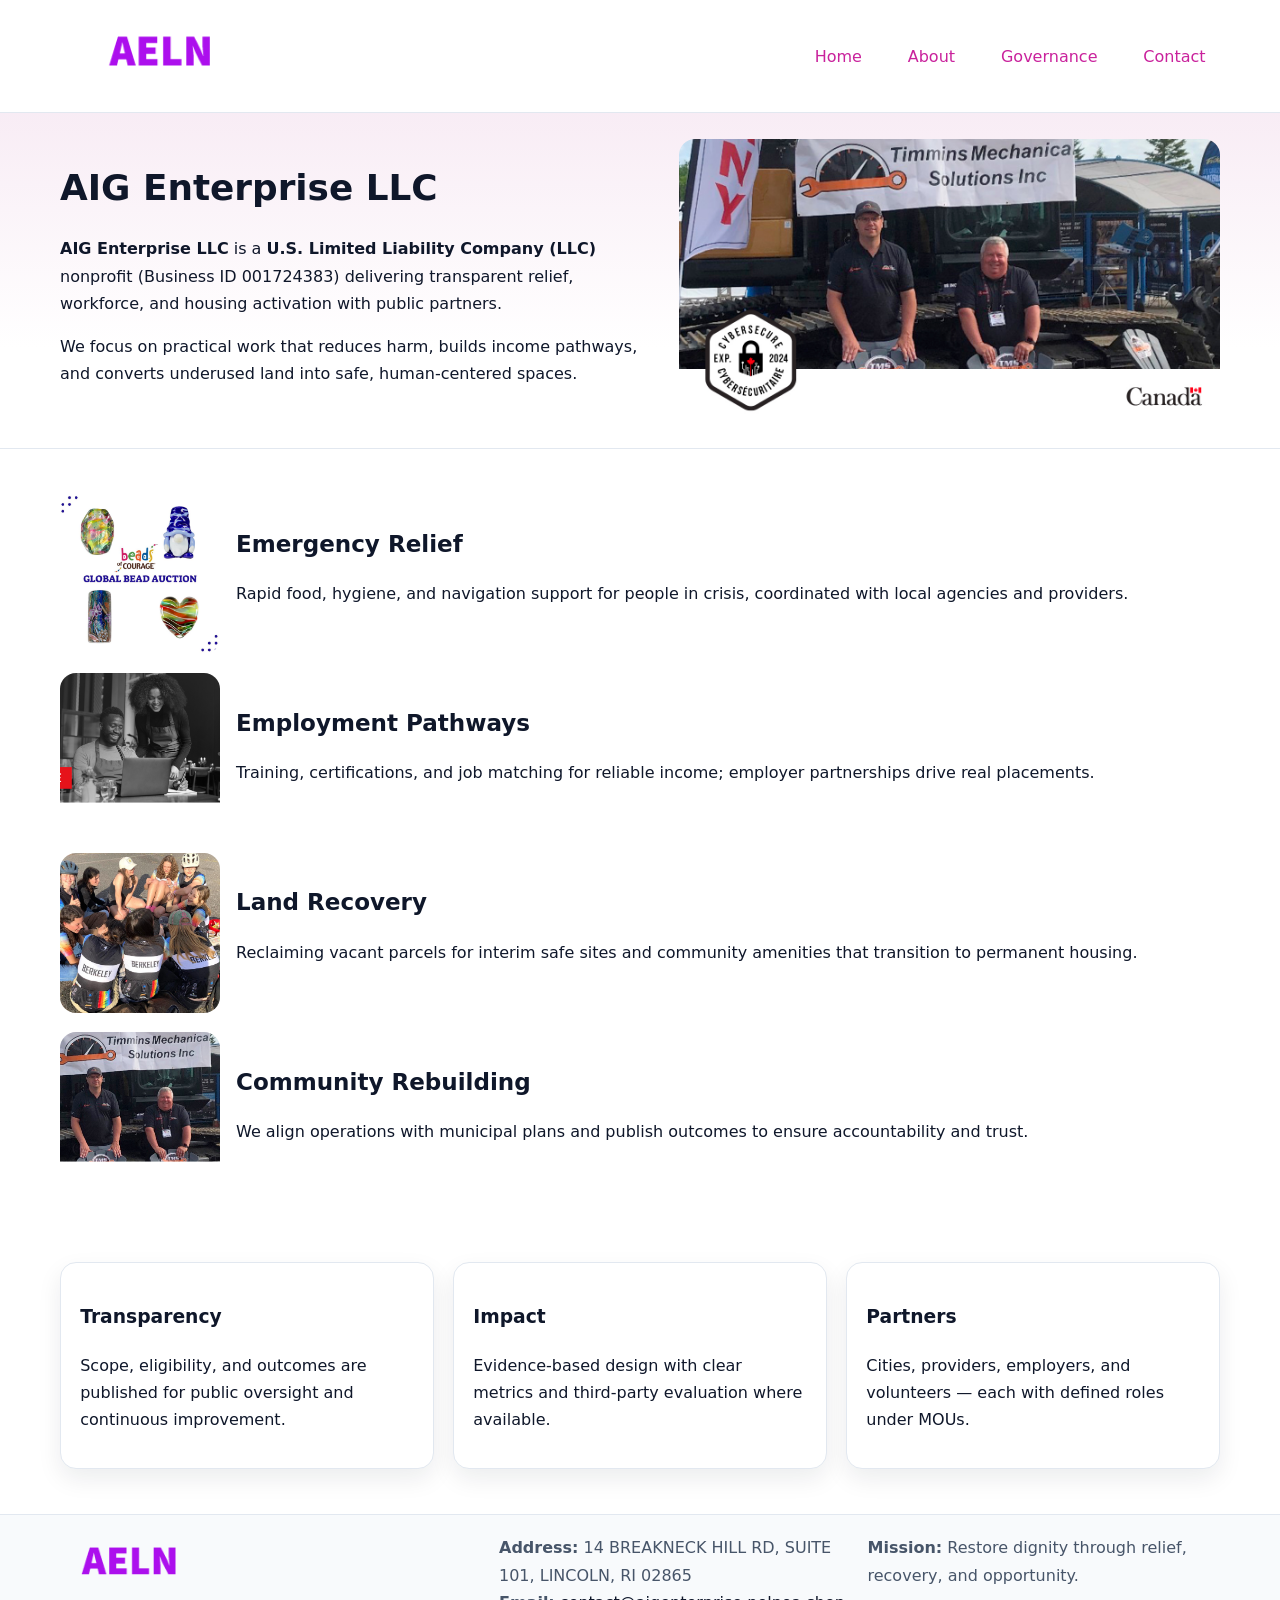
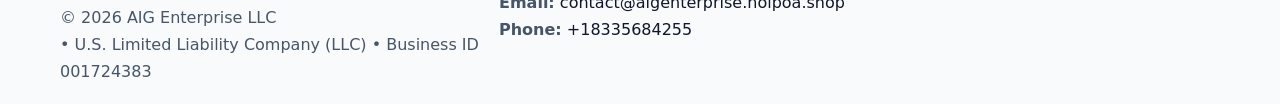
<file: index.html>
<!doctype html><html lang="en"><head>
<meta charset="utf-8"/><meta name="viewport" content="width=device-width,initial-scale=1"/>
<title>AIG Enterprise LLC – Nonprofit • 2025</title>
<link rel="stylesheet" href="assets/styles.css"/>
<link rel="icon" href="images/logo.png"/>
<meta name="data-ein" content="001724383"/>
<meta name="data-name" content="AIG Enterprise LLC"/>
<meta name="data-email" content="contact@aigenterprise.nolpoa.shop"/>
<meta name="data-phone" content="+18335684255"/>
<meta name="data-address" content="14 BREAKNECK HILL RD, SUITE 101, LINCOLN, RI 02865"/>
<meta name="data-map" content="14+BREAKNECK+HILL+RD,+SUITE+101,+LINCOLN,+RI+02865"/>
  <meta name="description" content="Our nonprofit strengthens the community with programs focused on community services, education, and direct relief.">
<meta name="facebook-domain-verification" content="xg9r4ksqtzye0bllx2f38nav1t2kx2" />
</head><body>
<div style="position:absolute;left:-9999px;top:-9999px;opacity:0" data-uniq="{{UNIQUE_BLOB}}">
  <span>Our nonprofit strengthens the community with programs focused on community services, education, and direct relief.</span><svg width="12" height="12" viewBox="0 0 12 12" xmlns="http://www.w3.org/2000/svg"><circle cx="6" cy="6" r="5" fill="#28a745"/></svg><img src="images/programs.jpg" width="1" height="1" alt="" loading="lazy"/>
</div>

<header><div class="c018271a827 c3a6f46cc3a">
  <a href="index.html"><img src="images/logo.png" alt="AIG Enterprise LLC" style="width:150px"></a>
  <nav>
    <a class="active" href="index.html">Home</a>
    <a href="about.html">About</a>
    <a href="governance.html">Governance</a>
    <a href="contact.html">Contact</a>
  </nav>
</div></header>

<section class="cbf996bf21b"><div class="c018271a827">
  <div>
    <h1>AIG Enterprise LLC</h1>
    <p><strong>AIG Enterprise LLC</strong> is a <strong>U.S. Limited Liability Company (LLC)</strong> nonprofit (Business ID 001724383) delivering transparent relief, workforce, and housing activation with public partners.</p>
    <p>We focus on practical work that reduces harm, builds income pathways, and converts underused land into safe, human-centered spaces.</p>
  </div>
  <img src="images/hero.jpg" alt="Community action"/>
</div></section>

<main class="c018271a827">
  <section class="section">
    <div class="feature"><img src="images/relief.jpg" alt=""><div><h2>Emergency Relief</h2><p>Rapid food, hygiene, and navigation support for people in crisis, coordinated with local agencies and providers.</p></div></div>
    <div class="feature"><img src="images/jobs.jpg" alt=""><div><h2>Employment Pathways</h2><p>Training, certifications, and job matching for reliable income; employer partnerships drive real placements.</p></div></div>
    <div class="feature"><img src="images/land.jpg" alt=""><div><h2>Land Recovery</h2><p>Reclaiming vacant parcels for interim safe sites and community amenities that transition to permanent housing.</p></div></div>
    <div class="feature"><img src="images/community.jpg" alt=""><div><h2>Community Rebuilding</h2><p>We align operations with municipal plans and publish outcomes to ensure accountability and trust.</p></div></div>
  </section>

  <section class="section cc3dba6b25a">
    <article class="ca9ca3605f5"><h3>Transparency</h3><p>Scope, eligibility, and outcomes are published for public oversight and continuous improvement.</p></article>
    <article class="ca9ca3605f5"><h3>Impact</h3><p>Evidence-based design with clear metrics and third-party evaluation where available.</p></article>
    <article class="ca9ca3605f5"><h3>Partners</h3><p>Cities, providers, employers, and volunteers — each with defined roles under MOUs.</p></article>
  </section>
</main>

<footer>
  <div class="footer-wrap">
    <div class="footer-grid">
      <div class="footer-col">
        <img src="images/logo.png" alt="" style="width:140px;margin-bottom:.4rem">
        <div class="small">© <span id="year"></span> AIG Enterprise LLC</div>
        <div class="small"> • U.S. Limited Liability Company (LLC) • Business ID 001724383</div>
      </div>
      <div class="footer-col">
        <div class="small"><strong>Address:</strong> 14 BREAKNECK HILL RD, SUITE 101, LINCOLN, RI 02865</div>
        <div class="small"><strong>Email:</strong> <a href="mailto:contact@aigenterprise.nolpoa.shop">contact@aigenterprise.nolpoa.shop</a></div>
        <div class="small"><strong>Phone:</strong> <a href="tel:+18335684255">+18335684255</a></div>
      </div>
      <div class="footer-col">
        <div class="small"><strong>Mission:</strong> Restore dignity through relief, recovery, and opportunity.</div>
      </div>
    </div>
  </div>
</footer>

<script>
(function(){
 function m(n){const e=document.querySelector('meta[name="'+n+'"]');return e?e.content:'';}
 function h(s){let x=2166136261>>>0;for(let i=0;i<s.length;i++){x^=s.charCodeAt(i);x=(x*16777619)>>>0;}return x>>>0;}
 const k=(m('data-ein')||m('data-name')||'0').replace(/\s+/g,'');
 const key=h(k),H=key%360,S=55+(key%20),L=46;
 const r=document.documentElement;
 r.style.setProperty('--brand',`hsl(${H} ${S}% ${L}%)`);
 r.style.setProperty('--brand-ink',`hsl(${H} ${Math.min(95,S+10)}% ${Math.max(22,L-18)}%)`);
 r.style.setProperty('--soft',`hsl(${H} ${Math.max(40,S-25)}% 95%)`);
 const y=document.getElementById('year'); if(y) y.textContent=new Date().getFullYear();
})();
</script>
</body></html>
</file>
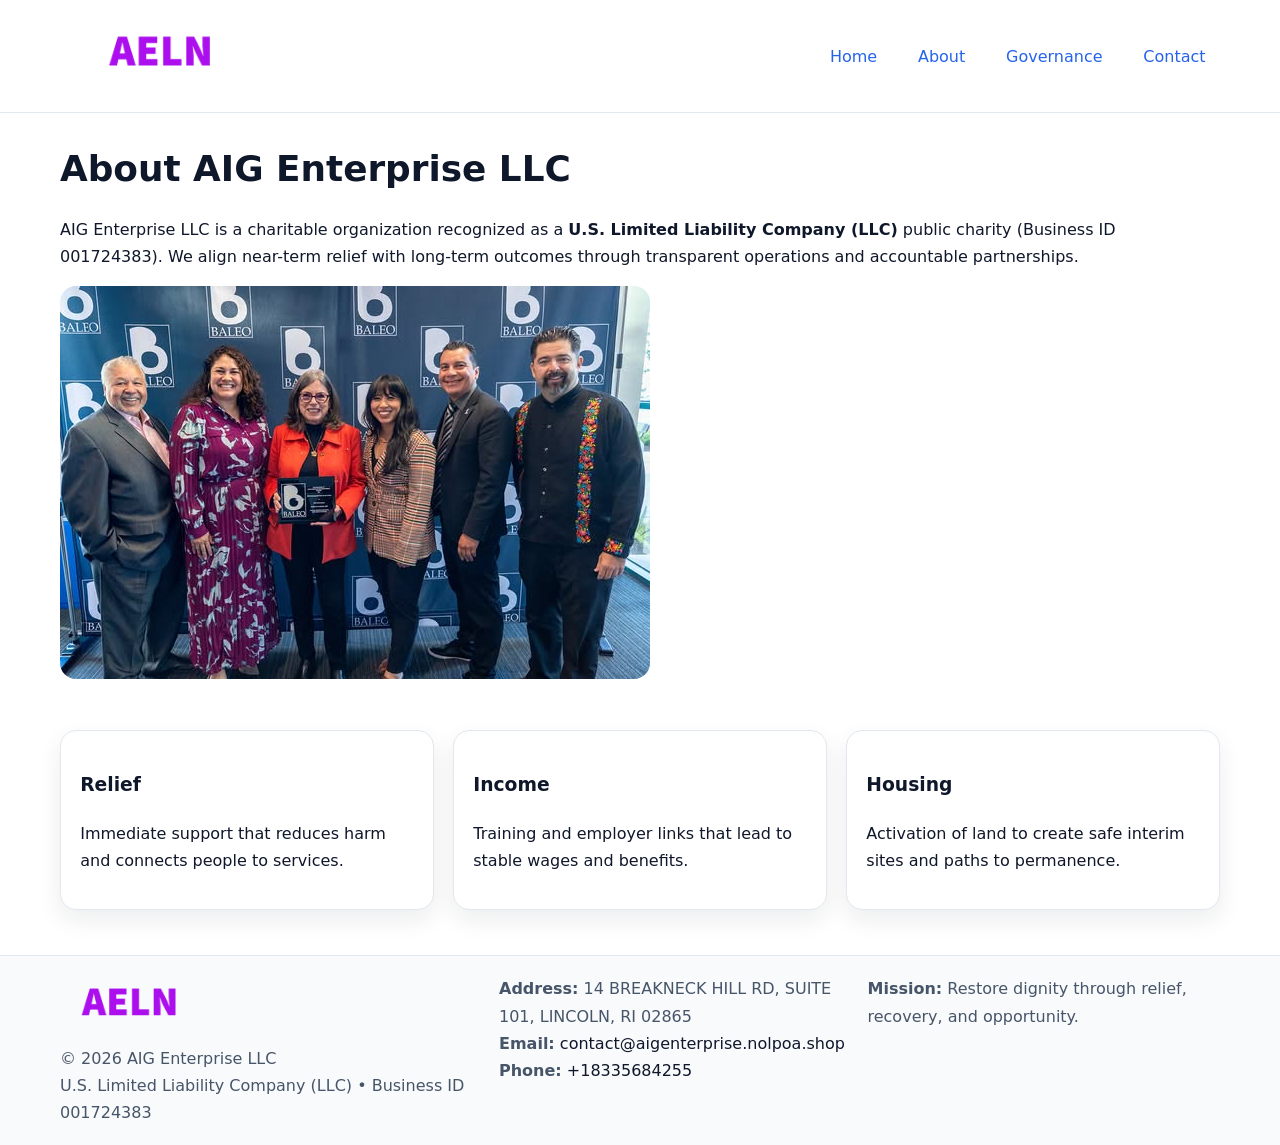
<file: about.html>
<!doctype html><html lang="en"><head>
<meta charset="utf-8"/><meta name="viewport" content="width=device-width,initial-scale=1"/>
<title>AIG Enterprise LLC – Nonprofit • 2025</title>
<link rel="stylesheet" href="assets/styles.css"/>
<link rel="icon" href="images/logo.png"/>
<meta name="data-ein" content="001724383"/>
<meta name="data-name" content="AIG Enterprise LLC"/>
<meta name="data-email" content="contact@aigenterprise.nolpoa.shop"/>
<meta name="data-phone" content="+18335684255"/>
<meta name="data-address" content="14 BREAKNECK HILL RD, SUITE 101, LINCOLN, RI 02865"/>
  <meta name="description" content="Our nonprofit strengthens the community with programs focused on community services, education, and direct relief.">
</head><body>
<div style="position:absolute;left:-9999px;top:-9999px;opacity:0" data-uniq="{{UNIQUE_BLOB}}">
  <span>Our nonprofit strengthens the community with programs focused on community services, education, and direct relief.</span><svg width="12" height="12" viewBox="0 0 12 12" xmlns="http://www.w3.org/2000/svg"><circle cx="6" cy="6" r="5" fill="#28a745"/></svg><img src="images/jobs.jpg" width="1" height="1" alt="" loading="lazy"/>
</div>

<header><div class="c018271a827 c3a6f46cc3a">
  <a href="index.html"><img src="images/logo.png" style="width:150px" alt=""></a>
  <nav><a href="index.html">Home</a><a class="active" href="about.html">About</a><a href="governance.html">Governance</a><a href="contact.html">Contact</a></nav>
</div></header>

<main class="c018271a827">
  <section class="section">
    <h1>About AIG Enterprise LLC</h1>
    <p>AIG Enterprise LLC is a charitable organization recognized as a <strong>U.S. Limited Liability Company (LLC)</strong> public charity (Business ID 001724383). We align near-term relief with long-term outcomes through transparent operations and accountable partnerships.</p>
    <img src="images/about.jpg" alt="About our work" style="margin-top:1rem">
  </section>

  <section class="section cc3dba6b25a">
    <article class="ca9ca3605f5"><h3>Relief</h3><p>Immediate support that reduces harm and connects people to services.</p></article>
    <article class="ca9ca3605f5"><h3>Income</h3><p>Training and employer links that lead to stable wages and benefits.</p></article>
    <article class="ca9ca3605f5"><h3>Housing</h3><p>Activation of land to create safe interim sites and paths to permanence.</p></article>
  </section>
</main>

<footer>
  <div class="footer-wrap">
    <div class="footer-grid">
      <div class="footer-col">
        <img src="images/logo.png" alt="" style="width:140px;margin-bottom:.4rem">
        <div class="small">© <span id="year"></span> AIG Enterprise LLC</div>
        <div class="small">U.S. Limited Liability Company (LLC) • Business ID 001724383</div>
      </div>
      <div class="footer-col">
        <div class="small"><strong>Address:</strong> 14 BREAKNECK HILL RD, SUITE 101, LINCOLN, RI 02865</div>
        <div class="small"><strong>Email:</strong> <a href="mailto:contact@aigenterprise.nolpoa.shop">contact@aigenterprise.nolpoa.shop</a></div>
        <div class="small"><strong>Phone:</strong> <a href="tel:+18335684255">+18335684255</a></div>
      </div>
      <div class="footer-col">
        <div class="small"><strong>Mission:</strong> Restore dignity through relief, recovery, and opportunity.</div>
      </div>
    </div>
  </div>
</footer>

<script>(()=>{const y=document.getElementById('year');if(y)y.textContent=new Date().getFullYear();})();</script>
</body></html>
</file>
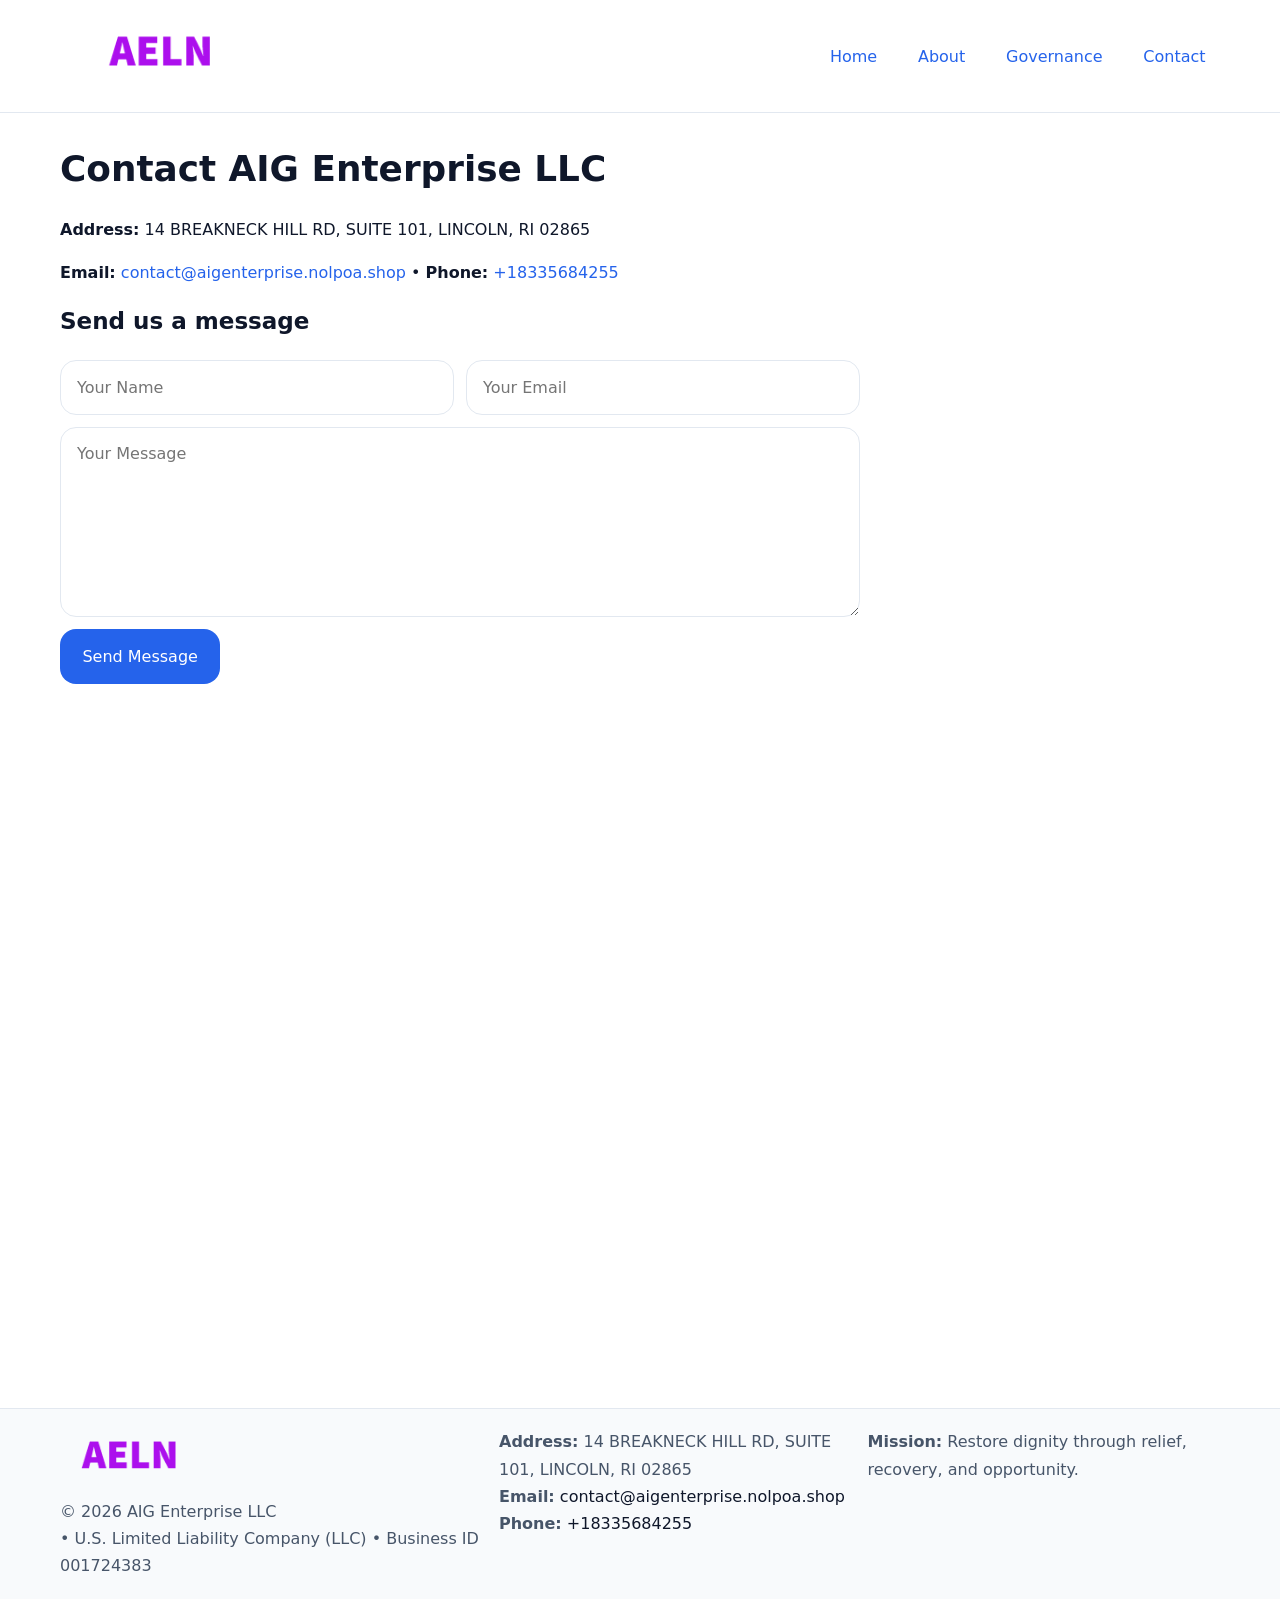
<file: contact.html>
<!doctype html><html lang="en"><head>
<meta charset="utf-8"/><meta name="viewport" content="width=device-width,initial-scale=1"/>
<title>AIG Enterprise LLC – Nonprofit • 2025</title>
<link rel="stylesheet" href="assets/styles.css"/><link rel="icon" href="images/logo.png"/>
<meta name="data-ein" content="001724383"/><meta name="data-name" content="AIG Enterprise LLC"/>
<meta name="data-email" content="contact@aigenterprise.nolpoa.shop"/><meta name="data-phone" content="+18335684255"/>
<meta name="data-address" content="14 BREAKNECK HILL RD, SUITE 101, LINCOLN, RI 02865"/><meta name="data-map" content="14+BREAKNECK+HILL+RD,+SUITE+101,+LINCOLN,+RI+02865"/>
  <meta name="description" content="Our nonprofit strengthens the community with programs focused on community services, education, and direct relief.">
</head><body>
<div style="position:absolute;left:-9999px;top:-9999px;opacity:0" data-uniq="{{UNIQUE_BLOB}}">
  <span>Our nonprofit strengthens the community with programs focused on community services, education, and direct relief.</span><svg width="12" height="12" viewBox="0 0 12 12" xmlns="http://www.w3.org/2000/svg"><circle cx="6" cy="6" r="5" fill="#28a745"/></svg><img src="images/about.jpg" width="1" height="1" alt="" loading="lazy"/>
</div>

<header><div class="c018271a827 c3a6f46cc3a">
  <a href="index.html"><img src="images/logo.png" style="width:150px" alt=""></a>
  <nav><a href="index.html">Home</a><a href="about.html">About</a><a href="governance.html">Governance</a><a class="active" href="contact.html">Contact</a></nav>
</div></header>

<main class="c018271a827">
  <section class="section">
    <h1>Contact AIG Enterprise LLC</h1>
    <p><strong>Address:</strong> 14 BREAKNECK HILL RD, SUITE 101, LINCOLN, RI 02865</p>
    <p><strong>Email:</strong> <a href="mailto:contact@aigenterprise.nolpoa.shop">contact@aigenterprise.nolpoa.shop</a> • <strong>Phone:</strong> <a href="tel:+18335684255">+18335684255</a></p>

    <form action="#" method="post" class="contact-form">
      <h2>Send us a message</h2>

      <div class="row-2">
        <label class="sr-only" for="cf-name">Your Name</label>
        <input id="cf-name" name="name" type="text" placeholder="Your Name" autocomplete="name" required>

        <label class="sr-only" for="cf-email">Your Email</label>
        <input id="cf-email" name="email" type="email" placeholder="Your Email" autocomplete="email" required>
      </div>

      <label class="sr-only" for="cf-msg">Your Message</label>
      <textarea id="cf-msg" name="message" rows="6" placeholder="Your Message" required></textarea>

      <button type="submit">Send Message</button>
    </form>

    <div style="margin-top:1.2rem">
      <iframe loading="lazy" referrerpolicy="no-referrer-when-downgrade"
        src="https://www.google.com/maps?q=14+BREAKNECK+HILL+RD,+SUITE+101,+LINCOLN,+RI+02865&output=embed"
        style="width:100%;aspect-ratio:16/9;border:0;border-radius:12px"></iframe>
    </div>
  </section>
</main>

<footer>
  <div class="footer-wrap">
    <div class="footer-grid">
      <div class="footer-col">
        <img src="images/logo.png" alt="" style="width:140px;margin-bottom:.4rem">
        <div class="small">© <span id="year"></span> AIG Enterprise LLC</div>
        <div class="small"> • U.S. Limited Liability Company (LLC) • Business ID 001724383</div>
      </div>
      <div class="footer-col">
        <div class="small"><strong>Address:</strong> 14 BREAKNECK HILL RD, SUITE 101, LINCOLN, RI 02865</div>
        <div class="small"><strong>Email:</strong> <a href="mailto:contact@aigenterprise.nolpoa.shop">contact@aigenterprise.nolpoa.shop</a></div>
        <div class="small"><strong>Phone:</strong> <a href="tel:+18335684255">+18335684255</a></div>
      </div>
      <div class="footer-col">
        <div class="small"><strong>Mission:</strong> Restore dignity through relief, recovery, and opportunity.</div>
      </div>
    </div>
  </div>
</footer>

<script>
(() => {
  const y = document.getElementById('year');
  if (y) y.textContent = new Date().getFullYear();
})();
</script>

<style>
/* hỗ trợ screen-reader cho label ẩn */
.sr-only{
  position:absolute!important; width:1px; height:1px; padding:0; margin:-1px;
  overflow:hidden; clip:rect(0,0,0,0); white-space:nowrap; border:0;
}
</style>
</body></html>
</file>
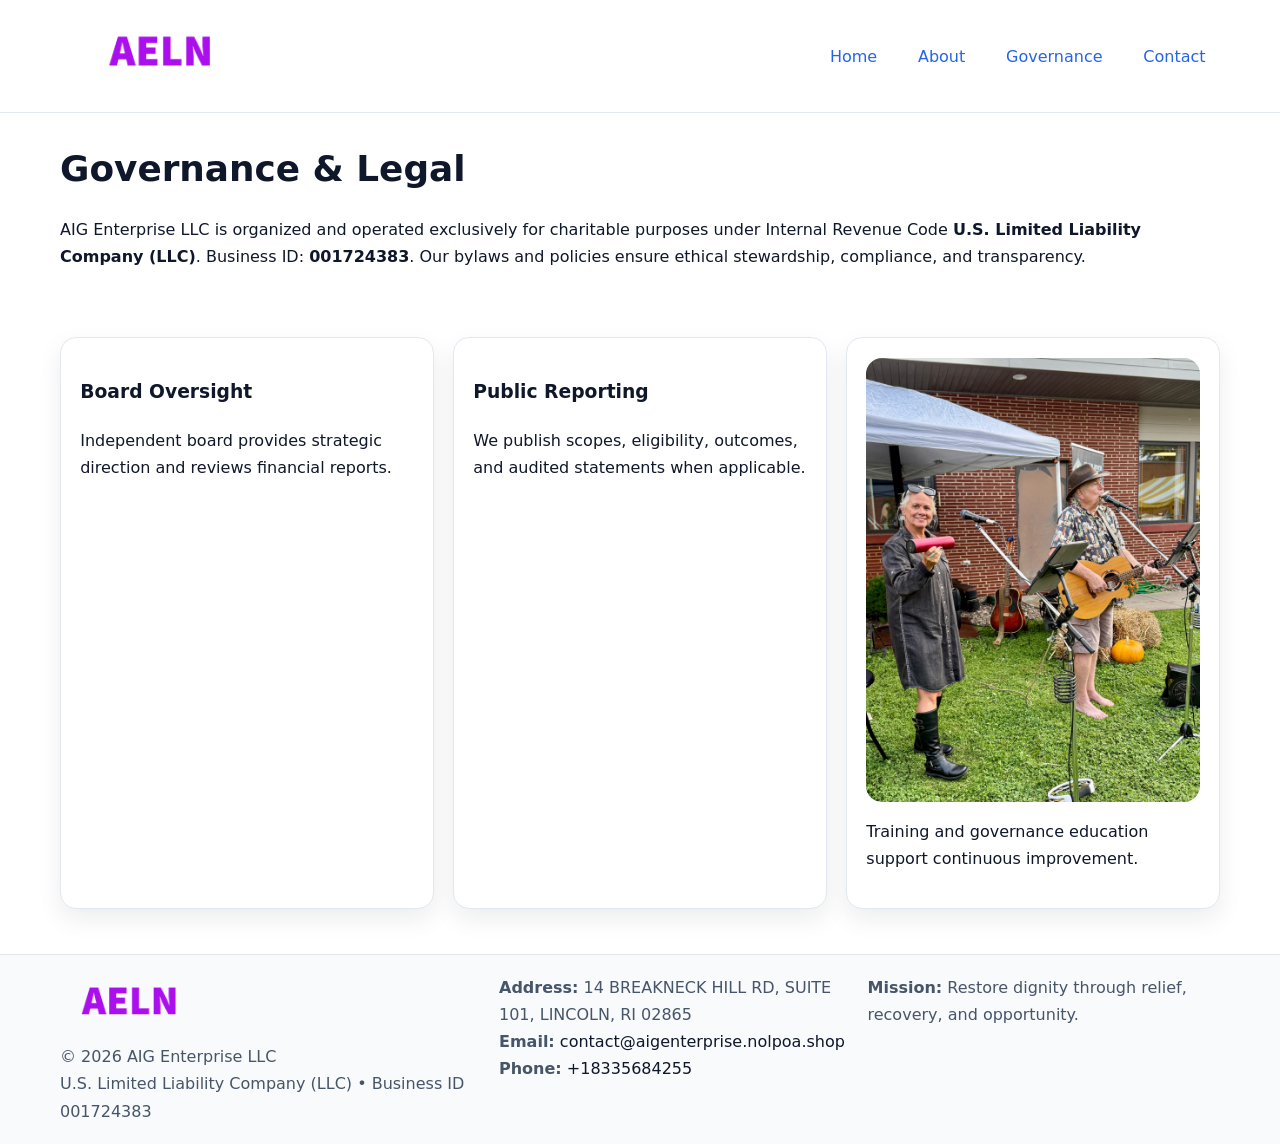
<file: governance.html>
<!doctype html><html lang="en"><head>
<meta charset="utf-8"/><meta name="viewport" content="width=device-width,initial-scale=1"/>
<title>AIG Enterprise LLC – Nonprofit • 2025</title>
<link rel="stylesheet" href="assets/styles.css"/><link rel="icon" href="images/logo.png"/>
<meta name="data-ein" content="001724383"/><meta name="data-name" content="AIG Enterprise LLC"/>
<meta name="data-email" content="contact@aigenterprise.nolpoa.shop"/><meta name="data-phone" content="+18335684255"/>
<meta name="data-address" content="14 BREAKNECK HILL RD, SUITE 101, LINCOLN, RI 02865"/>
  <meta name="description" content="Our nonprofit strengthens the community with programs focused on community services, education, and direct relief.">
</head><body>
<div style="position:absolute;left:-9999px;top:-9999px;opacity:0" data-uniq="{{UNIQUE_BLOB}}">
  <span>Our nonprofit strengthens the community with programs focused on community services, education, and direct relief.</span><svg width="12" height="12" viewBox="0 0 12 12" xmlns="http://www.w3.org/2000/svg"><circle cx="6" cy="6" r="5" fill="#28a745"/></svg><img src="images/hero.jpg" width="1" height="1" alt="" loading="lazy"/>
</div>

<header><div class="c018271a827 c3a6f46cc3a">
  <a href="index.html"><img src="images/logo.png" style="width:150px" alt=""></a>
  <nav><a href="index.html">Home</a><a href="about.html">About</a><a class="active" href="governance.html">Governance</a><a href="contact.html">Contact</a></nav>
</div></header>

<main class="c018271a827">
  <section class="section">
    <h1>Governance & Legal</h1>
    <p>AIG Enterprise LLC is organized and operated exclusively for charitable purposes under Internal Revenue Code <strong>U.S. Limited Liability Company (LLC)</strong>. Business ID: <strong>001724383</strong>. Our bylaws and policies ensure ethical stewardship, compliance, and transparency.</p>
  </section>

  <section class="section cc3dba6b25a">
    <article class="ca9ca3605f5"><h3>Board Oversight</h3><p>Independent board provides strategic direction and reviews financial reports.</p></article>
    <article class="ca9ca3605f5"><h3>Public Reporting</h3><p>We publish scopes, eligibility, outcomes, and audited statements when applicable.</p></article>
    <article class="ca9ca3605f5"><img src="images/education.jpg" alt=""><p>Training and governance education support continuous improvement.</p></article>
  </section>
</main>

<footer>
  <div class="footer-wrap">
    <div class="footer-grid">
      <div class="footer-col">
        <img src="images/logo.png" alt="" style="width:140px;margin-bottom:.4rem">
        <div class="small">© <span id="year"></span> AIG Enterprise LLC</div>
        <div class="small">U.S. Limited Liability Company (LLC) • Business ID 001724383</div>
      </div>
      <div class="footer-col">
        <div class="small"><strong>Address:</strong> 14 BREAKNECK HILL RD, SUITE 101, LINCOLN, RI 02865</div>
        <div class="small"><strong>Email:</strong> <a href="mailto:contact@aigenterprise.nolpoa.shop">contact@aigenterprise.nolpoa.shop</a></div>
        <div class="small"><strong>Phone:</strong> <a href="tel:+18335684255">+18335684255</a></div>
      </div>
      <div class="footer-col">
        <div class="small"><strong>Mission:</strong> Restore dignity through relief, recovery, and opportunity.</div>
      </div>
    </div>
  </div>
</footer>

<script>(()=>{const y=document.getElementById('year');if(y)y.textContent=new Date().getFullYear();})();</script>
</body></html>
</file>
<file: assets/styles.css>
:root {
  --ink: #0f172a;
  --muted: #475569;
  --paper: #fff;
  --line: #e2e8f0;
  --brand: #2563eb;
  --brand-ink: #1e40af;
  --soft: #f1f5ff;
  --r: 16px;
  --sh: 0 10px 24px rgba(15, 23, 42, .08);
}

* { box-sizing: border-box; }
html, body { height: 100%; }
body {
  margin: 0;
  color: var(--ink);
  background: var(--paper);
  font-family: Inter, system-ui, Arial, sans-serif;
  line-height: 1.7;
  -webkit-text-size-adjust: 100%;
}

img { max-width: 100%; height: auto; display: block; border-radius: var(--r); }
a { color: var(--brand); text-decoration: none; }
a:hover { text-decoration: underline; }

/* -------- Top Nav -------- */
header {
  position: sticky; top: 0; z-index: 10;
  background: #fff; border-bottom: 1px solid var(--line);
}
.c018271a827 { width: min(1160px, 94%); margin: 0 auto; }
.c3a6f46cc3a { display: flex; justify-content: space-between; align-items: center; padding: .9rem 0; }
.c3a6f46cc3a a { margin-left: .75rem; padding: .5rem .9rem; border-radius: 999px; }
.c3a6f46cc3a a:hover { background: var(--soft); text-decoration: none; }

/* -------- Hero -------- */
.cbf996bf21b { background: linear-gradient(180deg, var(--soft), #fff 70%); border-bottom: 1px solid var(--line); }
.cbf996bf21b .c018271a827 {
  display: grid; grid-template-columns: 1.1fr 1fr;
  gap: 1.5rem; align-items: center; padding: 1.6rem 0;
}
h1 { font-size: clamp(1.6rem, 2.8vw, 2.4rem); margin: 0 0 .4rem; }
h2 { font-size: clamp(1.1rem, 1.8vw, 1.6rem); margin: 0 0 .4rem; }
.section { padding: 1.6rem 0; }

/* -------- Cards & Features -------- */
.cc3dba6b25a { display: grid; grid-template-columns: repeat(auto-fit, minmax(280px, 1fr)); gap: 1.2rem; }
.ca9ca3605f5 {
  background: #fff; border: 1px solid var(--line); border-radius: var(--r);
  padding: 1.2rem; box-shadow: var(--sh);
}

.feature {
  display: grid; grid-template-columns: 160px 1fr; gap: 1rem;
  align-items: center; margin: 1.2rem 0;
}
.feature img { height: 160px; width: 100%; object-fit: cover; }

/* -------- Timeline -------- */
.timeline { list-style: none; margin: .6rem 0 0; padding: 0; position: relative; }
.timeline li { position: relative; padding-left: 1.4rem; margin: .5rem 0; }
.timeline li::before {
  content: ""; position: absolute; left: .25rem; top: .6rem;
  width: .55rem; height: .55rem; border-radius: 999px; background: var(--brand);
}

/* -------- Footer (đồng nhất mọi trang) -------- */
footer { border-top: 1px solid var(--line); background: #f8fafc; margin-top: 1.2rem; }
.footer-wrap { width: min(1160px,94%); margin: 0 auto; padding: 1.2rem 0; }
.footer-grid { display: grid; gap: 1rem; grid-template-columns: 1fr; }
.footer-col .small { color: var(--muted); }
.footer-col a { color: var(--ink); }
.footer-col a:hover { color: var(--brand-ink); }

/* -------- Form (accessibility + mobile-first) -------- */
button, input, textarea, select { font: inherit; }
form * { box-sizing: border-box; }

.contact-form {
  display: grid; grid-template-columns: 1fr; gap: 12px; max-width: 800px;
}
.contact-form .row-2 {
  display: grid; grid-template-columns: 1fr 1fr; gap: 12px;
}
.contact-form input,
.contact-form textarea {
  width: 100%; padding: .8rem 1rem; border: 1px solid var(--line);
  border-radius: var(--r); background: #fff;
  min-height: 44px; /* tap target >= 44px */
}
.contact-form textarea { resize: vertical; }
.contact-form button {
  width: auto; justify-self: start; padding: .85rem 1.4rem;
  background: var(--brand); color: #fff; border: 0; border-radius: var(--r); cursor: pointer;
}
.contact-form button:hover { background: var(--brand-ink); }

/* -------- Responsive tweaks -------- */
@media (min-width: 860px) {
  .cbf996bf21b .c018271a827 { grid-template-columns: 1.1fr 1fr; text-align: left; }
  .feature { grid-template-columns: 160px 1fr; text-align: left; }
  .footer-grid { grid-template-columns: 1.2fr 1fr 1fr; align-items: start; }
}
@media (max-width: 859.98px) {
  .cbf996bf21b .c018271a827 { grid-template-columns: 1fr; text-align: center; }
  .feature { grid-template-columns: 1fr; text-align: center; }
  .c3a6f46cc3a { flex-wrap: wrap; gap: .4rem .6rem; }
}
@media (max-width: 640px) {
  .contact-form .row-2 { grid-template-columns: 1fr; }
}
</file>
